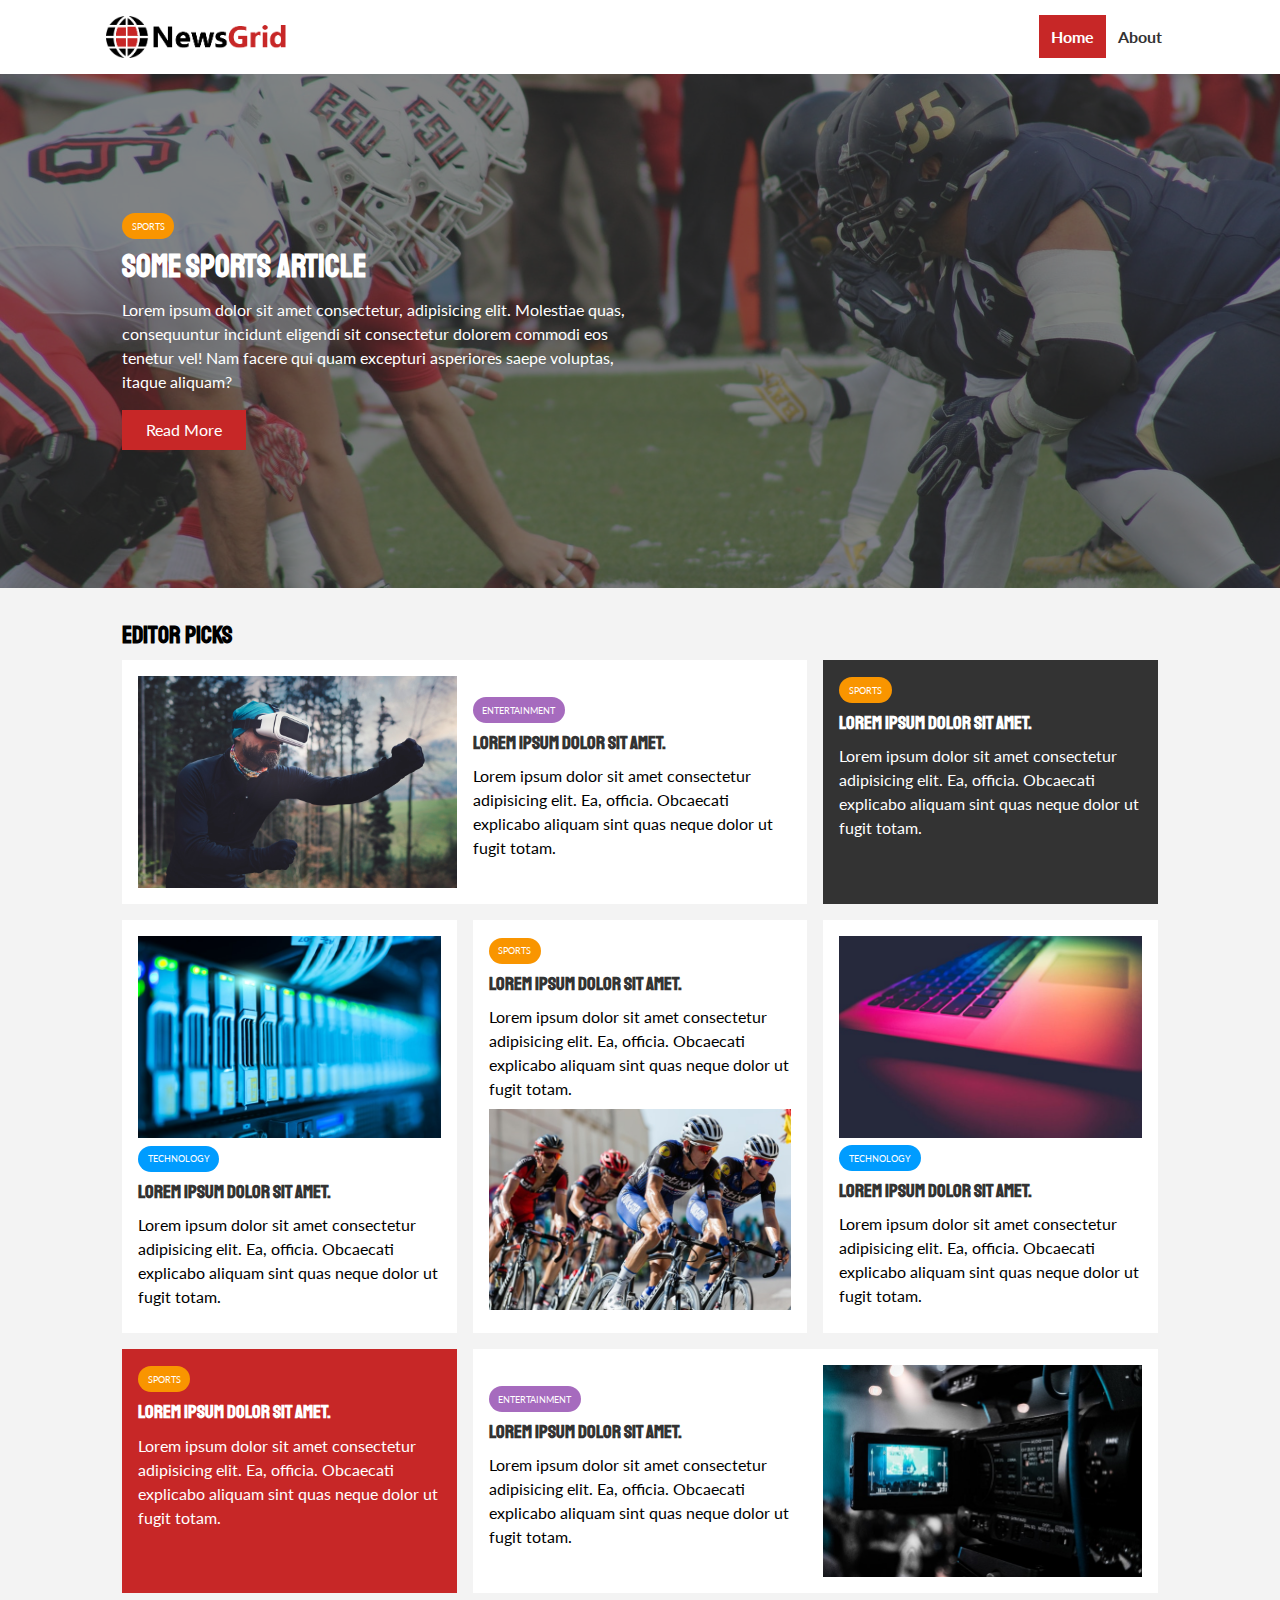
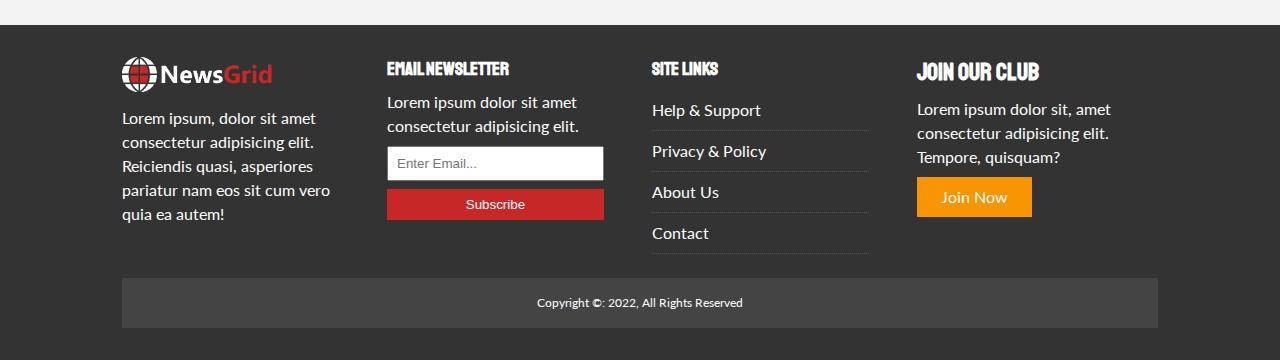
<file: index.html>
<!DOCTYPE html>
<html lang="en">
<head>
  <meta charset="UTF-8">
  <meta http-equiv="X-UA-Compatible" content="IE=edge">
  <meta name="viewport" content="width=device-width, initial-scale=1.0">
  <link
      rel="stylesheet"
      href="https://use.fontawesome.com/releases/v5.13.0/css/all.css"
      integrity="sha384-Bfad6CLCknfcloXFOyFnlgtENryhrpZCe29RTifKEixXQZ38WheV+i/6YWSzkz3V"
      crossorigin="anonymous"
    />
    <link href="https://fonts.googleapis.com/css2?family=Lato&family=Staatliches&display=swap" rel="stylesheet">
  <link rel="stylesheet" href="css/style.css">
  <link rel="stylesheet" media="screen and (max-width: 768px)" href="css/mobile.css">
  <link rel="shortcut icon" type="image/x-icon" href="favicon.ico">
  <title>NewsGrid | Latest News</title>
</head> 
<body>
  <nav id="main-nav">
    <div class="container">
      <img src="img/logo.png" alt="NewsGrid" class="logo">
      <div class="social">
        <a href="http://facebook.com" target="_blank"><i class="fab fa-facebook fa-2x"></i></a>
        <a href="http://twitter.com" target="_blank"><i class="fab fa-twitter fa-2x"></i></a>
        <a href="http://instagram.com" target="_blank"><i class="fab fa-instagram fa-2x"></i></a>
        <a href="http://youtube.com" target="_blank"><i class="fab fa-youtube fa-2x"></i></a>
      </div>
      <ul>
        <li><a class="current" href="index.html">Home</a></li>
        <li><a href="about.html">About</a></li>
      </ul>
    </div>
  </nav>

  <!-- Showcase -->
  <header id="showcase">
    <div class="container">
      <div class="showcase-container">
        <div class="showcase-content">
          <div class="category category-sports">Sports</div>
          <h1>Some Sports Article</h1>
          <p>Lorem ipsum dolor sit amet consectetur, adipisicing elit. Molestiae quas, consequuntur incidunt eligendi sit consectetur dolorem commodi eos tenetur vel! Nam facere qui quam excepturi asperiores saepe voluptas, itaque aliquam?</p>
          <a href="article.html" class="btn btn-primary">Read More</a>
        </div>
      </div>
    </div>
  </header>

  <!-- Home Articles -->
  <section id="home-articles" class="py-2">
    <div class="container">
      <h2>Editor Picks</h2>
    <div class="articles-container">
      <article class="card">
        <img src="img/articles/ent1.jpg" alt="">
        <div>
          <div class="category category-ent">Entertainment</div>
          <h3>
            <a href="article.html">Lorem ipsum dolor sit amet.</a>
          </h3>
          <p>Lorem ipsum dolor sit amet consectetur adipisicing elit. Ea, officia. Obcaecati explicabo aliquam sint quas neque dolor ut fugit totam.</p>
        </div>
      </article>
      <article class="card bg-dark">
          <div class="category category-sports">Sports</div>
          <h3>
            <a href="article.html">Lorem ipsum dolor sit amet.</a>
          </h3>
          <p>Lorem ipsum dolor sit amet consectetur adipisicing elit. Ea, officia. Obcaecati explicabo aliquam sint quas neque dolor ut fugit totam.</p>
      </article>
        <article class="card">
          <img src="img/articles/tech1.jpg" alt="">
          <div class="category category-tech">Technology</div>
          <h3>
            <a href="article.html">Lorem ipsum dolor sit amet.</a>
          </h3>
          <p>Lorem ipsum dolor sit amet consectetur adipisicing elit. Ea, officia. Obcaecati explicabo aliquam sint quas neque dolor ut fugit totam.</p>
      </article>
      <article class="card">
        <div class="category category-sports">Sports</div>
        <h3>
          <a href="article.html">Lorem ipsum dolor sit amet.</a>
        </h3>
        <p>Lorem ipsum dolor sit amet consectetur adipisicing elit. Ea, officia. Obcaecati explicabo aliquam sint quas neque dolor ut fugit totam.</p>
        <img src="img/articles/sports1.jpg" alt="">
    </article>
    <article class="card">
      <img src="img/articles/tech2.jpg" alt="">
      <div class="category category-tech">Technology</div>
      <h3>
        <a href="article.html">Lorem ipsum dolor sit amet.</a>
      </h3>
      <p>Lorem ipsum dolor sit amet consectetur adipisicing elit. Ea, officia. Obcaecati explicabo aliquam sint quas neque dolor ut fugit totam.</p>
  </article>
  <article class="card bg-primary">
    <div class="category category-sports">Sports</div>
    <h3>
      <a href="article.html">Lorem ipsum dolor sit amet.</a>
    </h3>
    <p>Lorem ipsum dolor sit amet consectetur adipisicing elit. Ea, officia. Obcaecati explicabo aliquam sint quas neque dolor ut fugit totam.</p>
</article>
<article class="card">
  
  <div>
    <div class="category category-ent">Entertainment</div>
    <h3>
      <a href="article.html">Lorem ipsum dolor sit amet.</a>
    </h3>
    <p>Lorem ipsum dolor sit amet consectetur adipisicing elit. Ea, officia. Obcaecati explicabo aliquam sint quas neque dolor ut fugit totam.</p>
  </div>
  <img src="img/articles/ent2.jpg" alt="">
</article>
    </div>
    </div>
  </section>

  <!-- Footer -->
  <footer id="main-footer" class="py-2">
    <div class="container footer-container">
      <div>
        <img src="img/logo_light.png" alt="NewsGrid">
      <p>Lorem ipsum, dolor sit amet consectetur adipisicing elit. Reiciendis quasi, asperiores pariatur nam eos sit cum vero quia ea autem!</p>
      </div>
      <div>
        <h3>Email Newsletter</h3>
        <p>Lorem ipsum dolor sit amet consectetur adipisicing elit.</p>
        <form>
          <input type="email" placeholder="Enter Email...">
          <input type="submit" value="Subscribe" class="btn btn-primary">
        </form>
      </div>
      <div>
        <h3>Site Links</h3>
        <ul class="list">
          <li><a href="#">Help  & Support</a></li>
          <li><a href="#">Privacy & Policy</a></li>
          <li><a href="#">About Us</a></li>
          <li><a href="#">Contact</a></li>
        </ul>
      </div>
      <div>
        <h2>Join Our Club</h2>
        <p>Lorem ipsum dolor sit, amet consectetur adipisicing elit. Tempore, quisquam?</p>
        <a href="#" class="btn btn-secondary">Join Now</a>
      </div>
      <div>
        <p>Copyright &copy: 2022, All Rights Reserved</p>
      </div>
    </div>
  </footer>

</body>
</html>
</file>
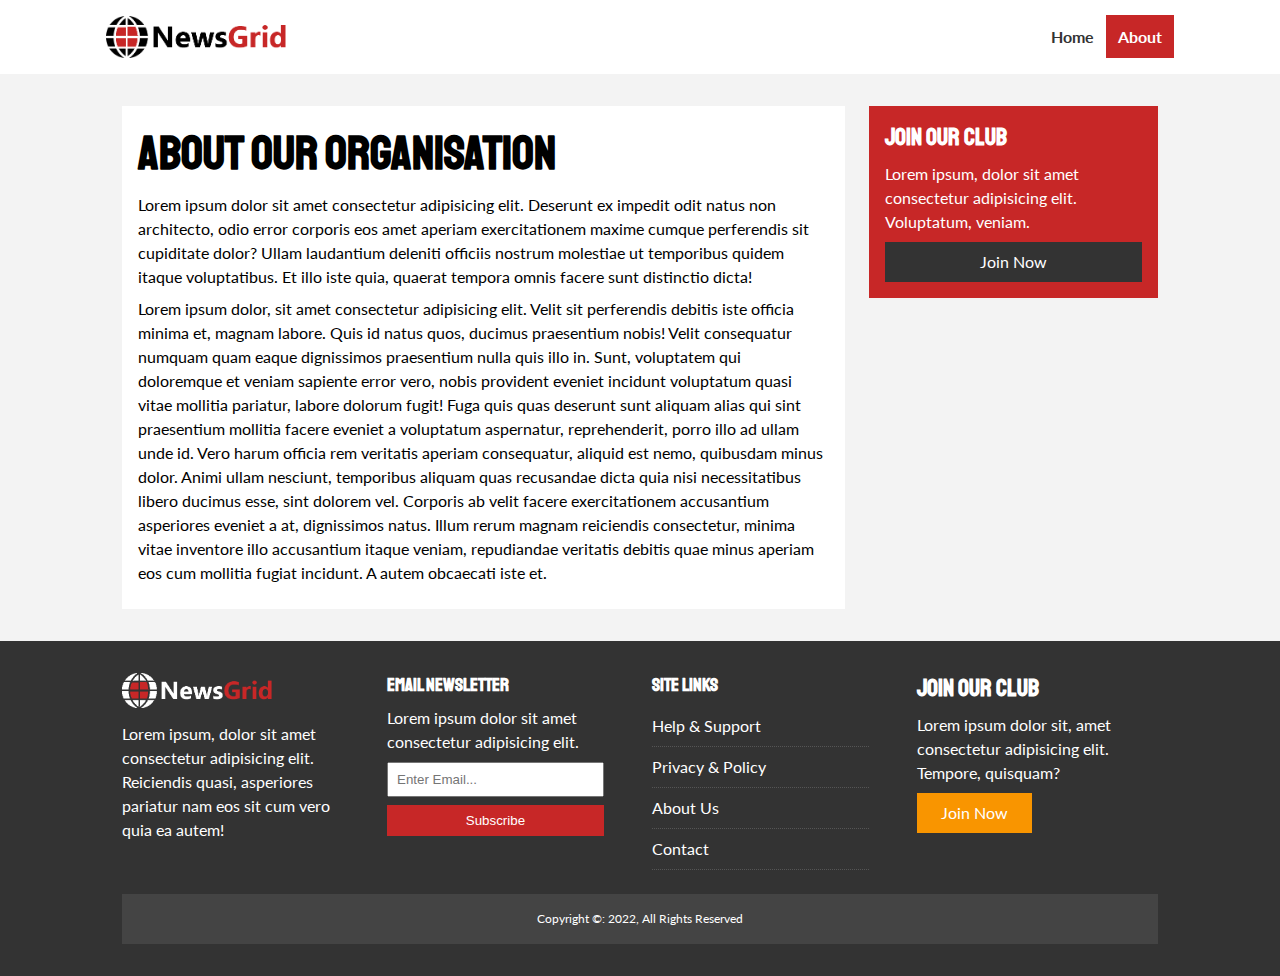
<file: about.html>
<!DOCTYPE html>
<html lang="en">
<head>
  <meta charset="UTF-8">
  <meta http-equiv="X-UA-Compatible" content="IE=edge">
  <meta name="viewport" content="width=device-width, initial-scale=1.0">
  <link
      rel="stylesheet"
      href="https://use.fontawesome.com/releases/v5.13.0/css/all.css"
      integrity="sha384-Bfad6CLCknfcloXFOyFnlgtENryhrpZCe29RTifKEixXQZ38WheV+i/6YWSzkz3V"
      crossorigin="anonymous"
    />
    <link href="https://fonts.googleapis.com/css2?family=Lato&family=Staatliches&display=swap" rel="stylesheet">
  <link rel="stylesheet" href="css/style.css">
  <link rel="stylesheet" media="screen and (max-width: 768px)" href="css/mobile.css">
  <link rel="shortcut icon" type="image/x-icon" href="favicon.ico">
  <title>NewsGrid | About</title>
</head> 
<body>
  <nav id="main-nav">
    <div class="container">
      <img src="img/logo.png" alt="NewsGrid" class="logo">
      <div class="social">
        <a href="http://facebook.com" target="_blank"><i class="fab fa-facebook fa-2x"></i></a>
        <a href="http://twitter.com" target="_blank"><i class="fab fa-twitter fa-2x"></i></a>
        <a href="http://instagram.com" target="_blank"><i class="fab fa-instagram fa-2x"></i></a>
        <a href="http://youtube.com" target="_blank"><i class="fab fa-youtube fa-2x"></i></a>
      </div>
      <ul>
        <li><a href="index.html">Home</a></li>
        <li><a class="current" href="about.html">About</a></li>
      </ul>
    </div>
  </nav>

  <section id="about">
    <div class="container">
      <div class="page-container">
        <article class="card">
          <h1 class="l-heading">About Our Organisation</h1>
          <p>Lorem ipsum dolor sit amet consectetur adipisicing elit. Deserunt ex impedit odit natus non architecto, odio error corporis eos amet aperiam exercitationem maxime cumque perferendis sit cupiditate dolor? Ullam laudantium deleniti officiis nostrum molestiae ut temporibus quidem itaque voluptatibus. Et illo iste quia, quaerat tempora omnis facere sunt distinctio dicta!</p>
          <p>Lorem ipsum dolor, sit amet consectetur adipisicing elit. Velit sit perferendis debitis iste officia minima et, magnam labore. Quis id natus quos, ducimus praesentium nobis! Velit consequatur numquam quam eaque dignissimos praesentium nulla quis illo in. Sunt, voluptatem qui doloremque et veniam sapiente error vero, nobis provident eveniet incidunt voluptatum quasi vitae mollitia pariatur, labore dolorum fugit! Fuga quis quas deserunt sunt aliquam alias qui sint praesentium mollitia facere eveniet a voluptatum aspernatur, reprehenderit, porro illo ad ullam unde id. Vero harum officia rem veritatis aperiam consequatur, aliquid est nemo, quibusdam minus dolor. Animi ullam nesciunt, temporibus aliquam quas recusandae dicta quia nisi necessitatibus libero ducimus esse, sint dolorem vel. Corporis ab velit facere exercitationem accusantium asperiores eveniet a at, dignissimos natus. Illum rerum magnam reiciendis consectetur, minima vitae inventore illo accusantium itaque veniam, repudiandae veritatis debitis quae minus aperiam eos cum mollitia fugiat incidunt. A autem obcaecati iste et.</p>
        </article>
        <aside class="card bg-primary">
          <h2>Join Our Club</h2>
          <p>Lorem ipsum, dolor sit amet consectetur adipisicing elit. Voluptatum, veniam.</p>
          <a href="#" class="btn btn-dark btn-block">Join Now</a>
        </aside>
      </div>
    </div>
  </section>

  <!-- Footer -->
  <footer id="main-footer" class="py-2">
    <div class="container footer-container">
      <div>
        <img src="img/logo_light.png" alt="NewsGrid">
      <p>Lorem ipsum, dolor sit amet consectetur adipisicing elit. Reiciendis quasi, asperiores pariatur nam eos sit cum vero quia ea autem!</p>
      </div>
      <div>
        <h3>Email Newsletter</h3>
        <p>Lorem ipsum dolor sit amet consectetur adipisicing elit.</p>
        <form>
          <input type="email" placeholder="Enter Email...">
          <input type="submit" value="Subscribe" class="btn btn-primary">
        </form>
      </div>
      <div>
        <h3>Site Links</h3>
        <ul class="list">
          <li><a href="#">Help  & Support</a></li>
          <li><a href="#">Privacy & Policy</a></li>
          <li><a href="#">About Us</a></li>
          <li><a href="#">Contact</a></li>
        </ul>
      </div>
      <div>
        <h2>Join Our Club</h2>
        <p>Lorem ipsum dolor sit, amet consectetur adipisicing elit. Tempore, quisquam?</p>
        <a href="#" class="btn btn-secondary">Join Now</a>
      </div>
      <div>
        <p>Copyright &copy: 2022, All Rights Reserved</p>
      </div>
    </div>
  </footer>

</body>
</html>
</file>
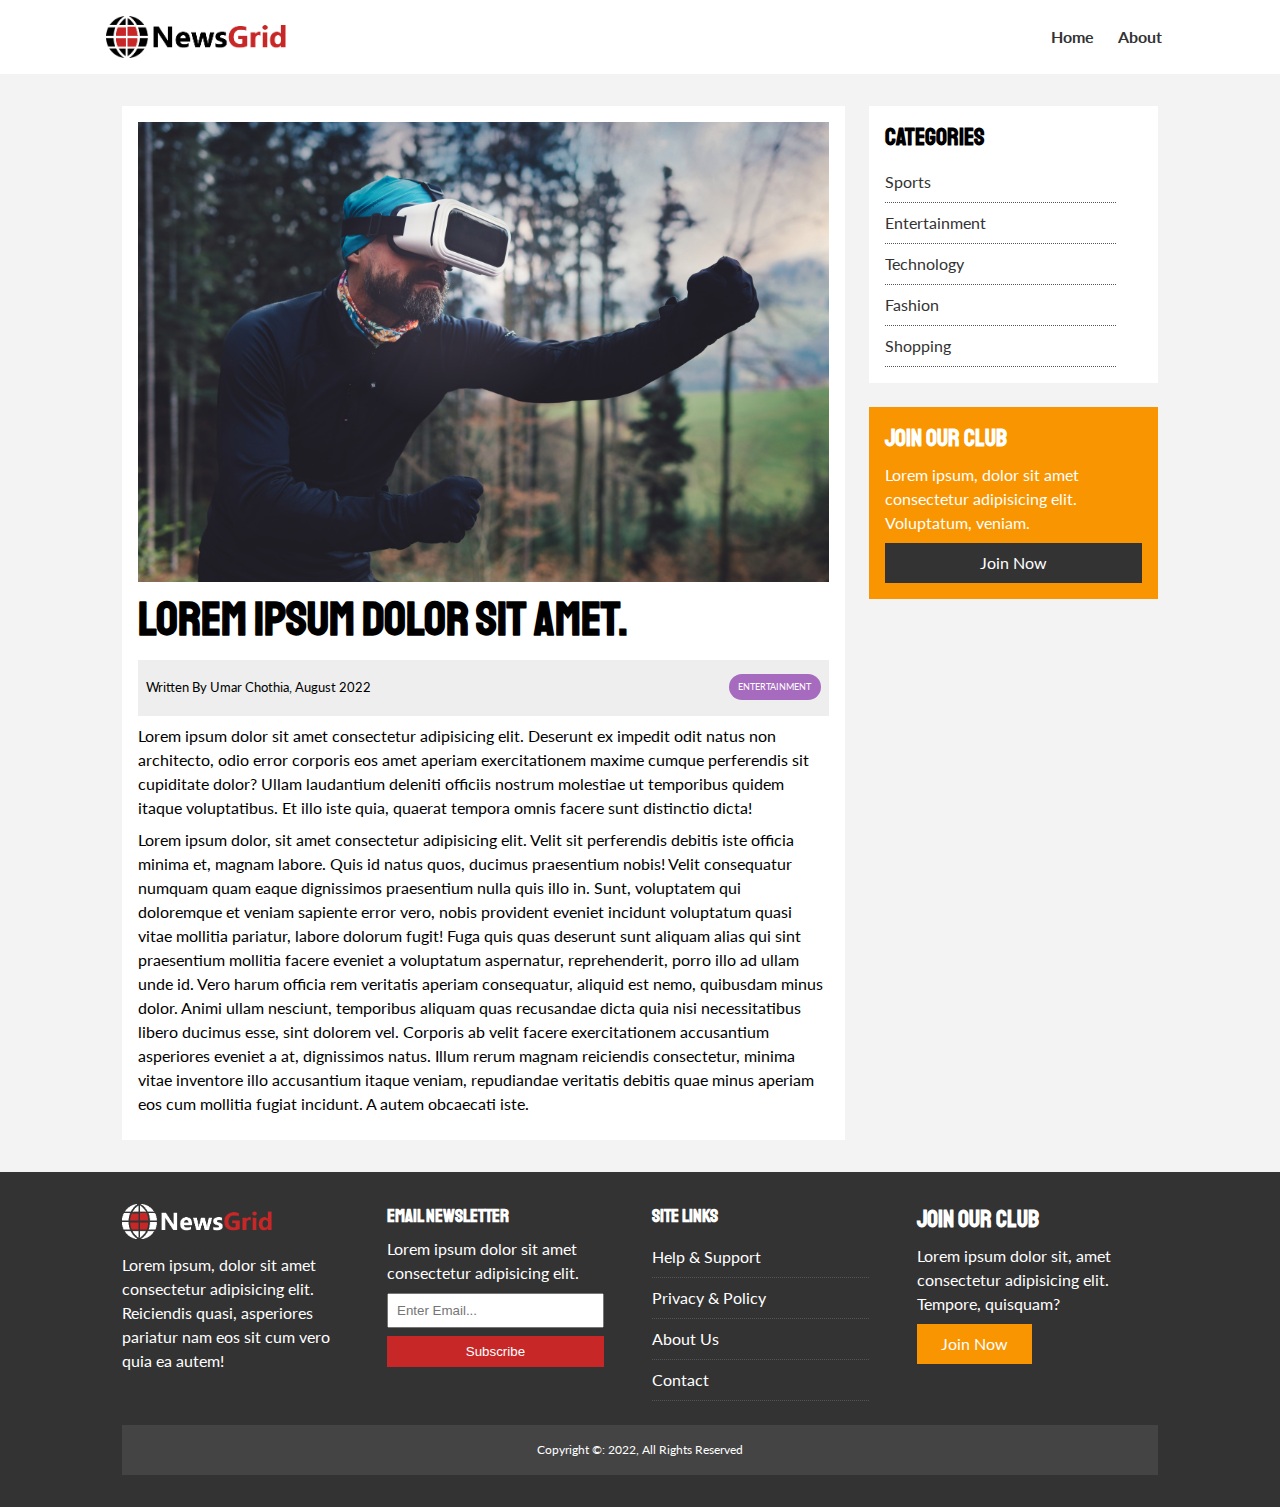
<file: article.html>
<!DOCTYPE html>
<html lang="en">
<head>
  <meta charset="UTF-8">
  <meta http-equiv="X-UA-Compatible" content="IE=edge">
  <meta name="viewport" content="width=device-width, initial-scale=1.0">
  <link
      rel="stylesheet"
      href="https://use.fontawesome.com/releases/v5.13.0/css/all.css"
      integrity="sha384-Bfad6CLCknfcloXFOyFnlgtENryhrpZCe29RTifKEixXQZ38WheV+i/6YWSzkz3V"
      crossorigin="anonymous"
    />
    <link href="https://fonts.googleapis.com/css2?family=Lato&family=Staatliches&display=swap" rel="stylesheet">
  <link rel="stylesheet" href="css/style.css">
  <link rel="stylesheet" media="screen and (max-width: 768px)" href="css/mobile.css">
  <link rel="shortcut icon" type="image/x-icon" href="favicon.ico">
  <title>NewsGrid | Latest News</title>
</head> 
<body>
  <nav id="main-nav">
    <div class="container">
      <img src="img/logo.png" alt="NewsGrid" class="logo">
      <div class="social">
        <a href="http://facebook.com" target="_blank"><i class="fab fa-facebook fa-2x"></i></a>
        <a href="http://twitter.com" target="_blank"><i class="fab fa-twitter fa-2x"></i></a>
        <a href="http://instagram.com" target="_blank"><i class="fab fa-instagram fa-2x"></i></a>
        <a href="http://youtube.com" target="_blank"><i class="fab fa-youtube fa-2x"></i></a>
      </div>
      <ul>
        <li><a href="index.html">Home</a></li>
        <li><a href="about.html">About</a></li>
      </ul>
    </div>
  </nav>

  <section id="article">
    <div class="container">
      <div class="page-container">
        <article class="card">
          <img src="img/articles/ent1.jpg" alt="">
          <h1 class="l-heading">Lorem ipsum dolor sit amet.</h1>
          <div class="meta">
            <small>
              <i class="fas fa-user"></i> Written By Umar Chothia, August 2022
            </small>
            <div class="category category-ent">Entertainment</div>
          </div>
          <p>Lorem ipsum dolor sit amet consectetur adipisicing elit. Deserunt ex impedit odit natus non architecto, odio error corporis eos amet aperiam exercitationem maxime cumque perferendis sit cupiditate dolor? Ullam laudantium deleniti officiis nostrum molestiae ut temporibus quidem itaque voluptatibus. Et illo iste quia, quaerat tempora omnis facere sunt distinctio dicta!</p>
          <p>Lorem ipsum dolor, sit amet consectetur adipisicing elit. Velit sit perferendis debitis iste officia minima et, magnam labore. Quis id natus quos, ducimus praesentium nobis! Velit consequatur numquam quam eaque dignissimos praesentium nulla quis illo in. Sunt, voluptatem qui doloremque et veniam sapiente error vero, nobis provident eveniet incidunt voluptatum quasi vitae mollitia pariatur, labore dolorum fugit! Fuga quis quas deserunt sunt aliquam alias qui sint praesentium mollitia facere eveniet a voluptatum aspernatur, reprehenderit, porro illo ad ullam unde id. Vero harum officia rem veritatis aperiam consequatur, aliquid est nemo, quibusdam minus dolor. Animi ullam nesciunt, temporibus aliquam quas recusandae dicta quia nisi necessitatibus libero ducimus esse, sint dolorem vel. Corporis ab velit facere exercitationem accusantium asperiores eveniet a at, dignissimos natus. Illum rerum magnam reiciendis consectetur, minima vitae inventore illo accusantium itaque veniam, repudiandae veritatis debitis quae minus aperiam eos cum mollitia fugiat incidunt. A autem obcaecati iste.</p>
        </article>

          <aside id="categories" class="card">
            <h2>Categories</h2>
            <ul class="list">
              <li><a href="#"><i class="fas fa-chevron-right"></i> Sports</a></li>
              <li><a href="#"><i class="fas fa-chevron-right"></i> Entertainment</a></li>
              <li><a href="#"><i class="fas fa-chevron-right"></i> Technology</a></li>
              <li><a href="#"><i class="fas fa-chevron-right"></i> Fashion</a></li>
              <li><a href="#"><i class="fas fa-chevron-right"></i> Shopping</a></li>
            </ul>
          </aside>

        <aside class="card bg-secondary">
          <h2>Join Our Club</h2>
          <p>Lorem ipsum, dolor sit amet consectetur adipisicing elit. Voluptatum, veniam.</p>
          <a href="#" class="btn btn-dark btn-block">Join Now</a>
        </aside>
      </div>
    </div>
  </section>

  <!-- Footer -->
  <footer id="main-footer" class="py-2">
    <div class="container footer-container">
      <div>
        <img src="img/logo_light.png" alt="NewsGrid">
      <p>Lorem ipsum, dolor sit amet consectetur adipisicing elit. Reiciendis quasi, asperiores pariatur nam eos sit cum vero quia ea autem!</p>
      </div>
      <div>
        <h3>Email Newsletter</h3>
        <p>Lorem ipsum dolor sit amet consectetur adipisicing elit.</p>
        <form>
          <input type="email" placeholder="Enter Email...">
          <input type="submit" value="Subscribe" class="btn btn-primary">
        </form>
      </div>
      <div>
        <h3>Site Links</h3>
        <ul class="list">
          <li><a href="#">Help  & Support</a></li>
          <li><a href="#">Privacy & Policy</a></li>
          <li><a href="#">About Us</a></li>
          <li><a href="#">Contact</a></li>
        </ul>
      </div>
      <div>
        <h2>Join Our Club</h2>
        <p>Lorem ipsum dolor sit, amet consectetur adipisicing elit. Tempore, quisquam?</p>
        <a href="#" class="btn btn-secondary">Join Now</a>
      </div>
      <div>
        <p>Copyright &copy: 2022, All Rights Reserved</p>
      </div>
    </div>
  </footer>

</body>
</html>
</file>
<file: css/style.css>
:root {
  --primary-color: #c72727;
  --secondary-color: #f99500;
  --light-color: #f3f3f3;
  --dark-color: #333;

  --max-width: 1100px;

}

.category {
  --sports-color: #f99500;
  --ent-color: #a66bbe;
  --tech-color: #009cff;
}

* {
  margin: 0;
  padding: 0;
  box-sizing: border-box;
}

body {
  font-family: 'Lato', sans-serif;
  line-height: 1.5;
  background: var(--light-color);
}

a {
  color: #333;
  text-decoration: none;
}

ul {
  list-style: none;
}

p {
  margin: .5rem 0;
}

img {
  width: 100%;
}

h1, h2, h3, h4, h5, h6 {
font-family: 'Staatliches', cursive;
margin-bottom: .55rem;
line-height: 1.3;
}

/* Utility  */
.container {
  max-width: var(--max-width);
  margin: auto;
  padding: 0 2rem;
  overflow: hidden;
}

.category {
  display: inline-block;
  color: #fff;
  font-size: 0.55rem;
  text-transform: uppercase;
  padding: 0.4rem 0.6rem;
  border-radius: 15px;
  margin-bottom: 0.5rem;
}

.category-sports {background: var(--sports-color);}
.category-ent {background: var(--ent-color);}
.category-tech {background: var(--tech-color);}

.btn {
  display: inline-block;
  border: none;
  background: var(--dark-color);
  color: #fff;
  padding: 0.5rem 1.5rem;
}

.btn-light { background: var(--light-color);}
.btn-primary { background: var(--primary-color);}
.btn-secondary { background: var(--secondary-color);}


.btn-block {
  display: block;
  width: 100%;
  text-align: center;
}

.btn:hover{
  opacity: 0.9;
}

.card {
  background-color: #fff;
  padding: 1rem;
}

.bg-dark {
  background: var(--dark-color);
  color: #fff;
}

.bg-primary {
  background: var(--primary-color);
  color: #fff;
}

.bg-secondary {
  background: var(--secondary-color);
  color: #fff;
}

.bg-dark h1,
.bg-dark h2,
.bg-dark h3,
.bg-dark a,
.bg-primary h1,
.bg-primary h2,
.bg-primary h3,
.bg-primary a,
.bg-secondary h1,
.bg-secondary h2,
.bg-secondary h3,
.bg-secondary a {
  color: #fff;
}

.py-1 { padding: 1.5rem 0;}
.py-2 { padding: 2rem 0;}
.py-3 { padding: 3rem 0;}
.p-1 { padding: 1.5rem ;}
.p-2 { padding: 2rem ;}
.p-3 { padding: 3rem ;}

.l-heading {
  font-size: 3rem;
}

.list li {
  padding: .5rem 0;
  border-bottom: #555 dotted 1px;
  width: 90%;
}

.list li a:hover {
  color: var(--primary-color) !important;
}

/* Inner Page Grid Container */
.page-container {
  display: grid;
  grid-template-columns: 5fr 2fr;
  margin: 2rem 0;
  grid-gap: 1.5rem;
}

.page-container > *:first-child {
  grid-row: 1 / span 3;
}


/* Navigation */
#main-nav {
  background: #fff;
  position: sticky;
  top: 0;
  z-index: 2;

}

#main-nav .container {
  display: grid;
  grid-template-columns: 6fr 3fr 2fr;
  padding: 1rem;
  align-items: center;
}

#main-nav .logo {
  width: 180px;
}

#main-nav ul {
  justify-self: end;
  display: flex;
}

#main-nav ul li a {
  padding: 0.75rem;
  font-weight: bold;
}

#main-nav ul li a.current {
  background: var(--primary-color);
  color: #fff;
}

#main-nav ul li a:hover {
  background: var(--light-color);
  color: var(--dark-color);
}

#main-nav .social {
  justify-self: center;

}

#main-nav .social i {
  color: #777;
  margin-right: .5rem;
}

/* Showcase */
#showcase {
  color: #fff;
  background: #333;
  padding: 2rem;
  position: relative;
}

#showcase::before {
  content: '';
  background: url(../img/featured.jpg) no-repeat center center/cover;
  position: absolute;
  top: 0;
  left: 0;
  width: 100%;
  height: 100%;
  opacity: 0.4;
}

#showcase .showcase-container {
  display: grid;
  grid-template-columns: repeat(2, 1fr);
  justify-content: center;
  align-items: center;
  height: 50vh;
}

#showcase .showcase-content {
  z-index: 1;
}

#showcase .showcase-content p {
  margin-bottom: 1rem;
}

/* Home Articles */
#home-articles .articles-container {
  display: grid;
  grid-template-columns: repeat(3, 1fr);
  grid-gap: 1rem;
}

#home-articles .articles-container > *:first-child,
#home-articles .articles-container > *:last-child  {
  display: grid;
  grid-template-columns: repeat(2, 1fr);
  grid-gap: 1rem;
  align-items: center;
  grid-column: 1 / span 2;
}

#home-articles .articles-container > *:last-child {
  grid-column: 2 / span 2;
}

#article .meta {
  display: flex;
  justify-content: space-between;
  align-items: center;
  background: #eee;
  padding: 0.5rem;
}

#article .meta .category {
  margin-top: 0.4rem;
}

/* Footer */
#main-footer {
  background: var(--dark-color);
  color: #fff;
}

#main-footer img {
  width: 150px;
}

#main-footer a {
  color: #fff;
}

#main-footer .footer-container {
  display: grid;
  grid-template-columns: repeat(4, 1fr);
  grid-gap: 1.5rem;
}

#main-footer .footer-container > *:last-child {
  background: #444;
  grid-column: 1 / span 4;
  padding: .5rem;
  text-align: center;
  font-size: 0.75rem;
}

#main-footer .footer-container input[type='email'] {
  width: 90%;
  padding: 0.5rem;
  margin-bottom: 0.5rem;
}

#main-footer .footer-container input[type='submit'] {
  width: 90%;
}
</file>
<file: css/mobile.css>
/* Navigation */
#main-nav .social {
  display: none;
}

#main-nav .container {
  grid-template-columns: 1fr;
  grid-gap: 1.2rem;
}

#main-nav ul,
#main-nav .logo {
  justify-self: center;
}

#main-nav ul li a {
  padding: 0.5rem;
}

#home-articles .articles-container {
  grid-template-columns: repeat(2, 1fr);
}

#home-articles .articles-container > *:first-child,
#home-articles .articles-container > *:last-child  {
  grid-template-columns: 1fr;
  grid-column: 1;
}

@media(max-width: 600px) {
  /* Stack Grid Items - 1 Column */
  #showcase .showcase-container,
  #home-articles .articles-container,
  #main-footer .footer-container {
    grid-template-columns: 1fr;
  }

  #main-footer .footer-container > *:last-child {
    grid-column: 1;
  }

  #main-footer .footer-container > *:first-child,
  #main-footer .footer-container > *:nth-child(2)  {
    border-bottom: #444 dotted 1px;
    padding-bottom: 1rem;
  }  

  .page-container {
    grid-template-columns: 1fr;
    text-align: center;
  }

  .l-heading {
    font-size: 2rem;
}

}
</file>
